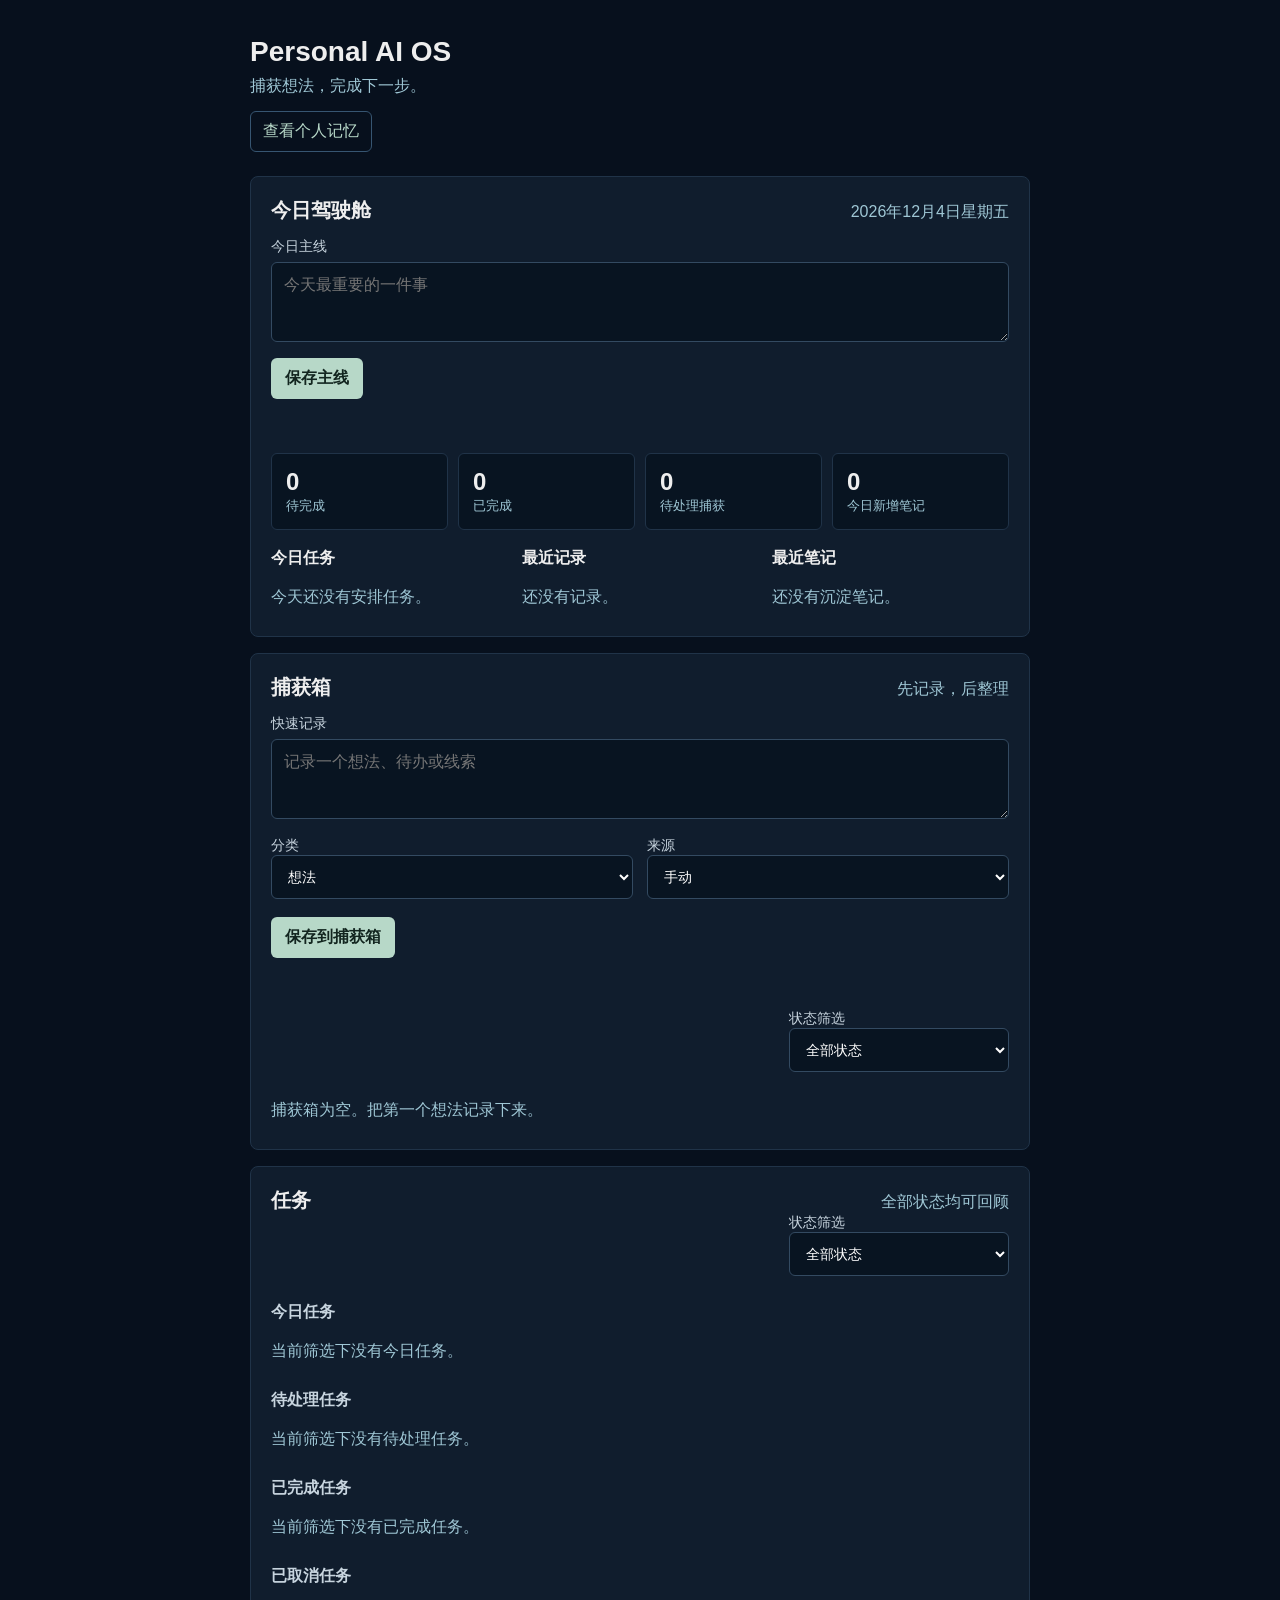
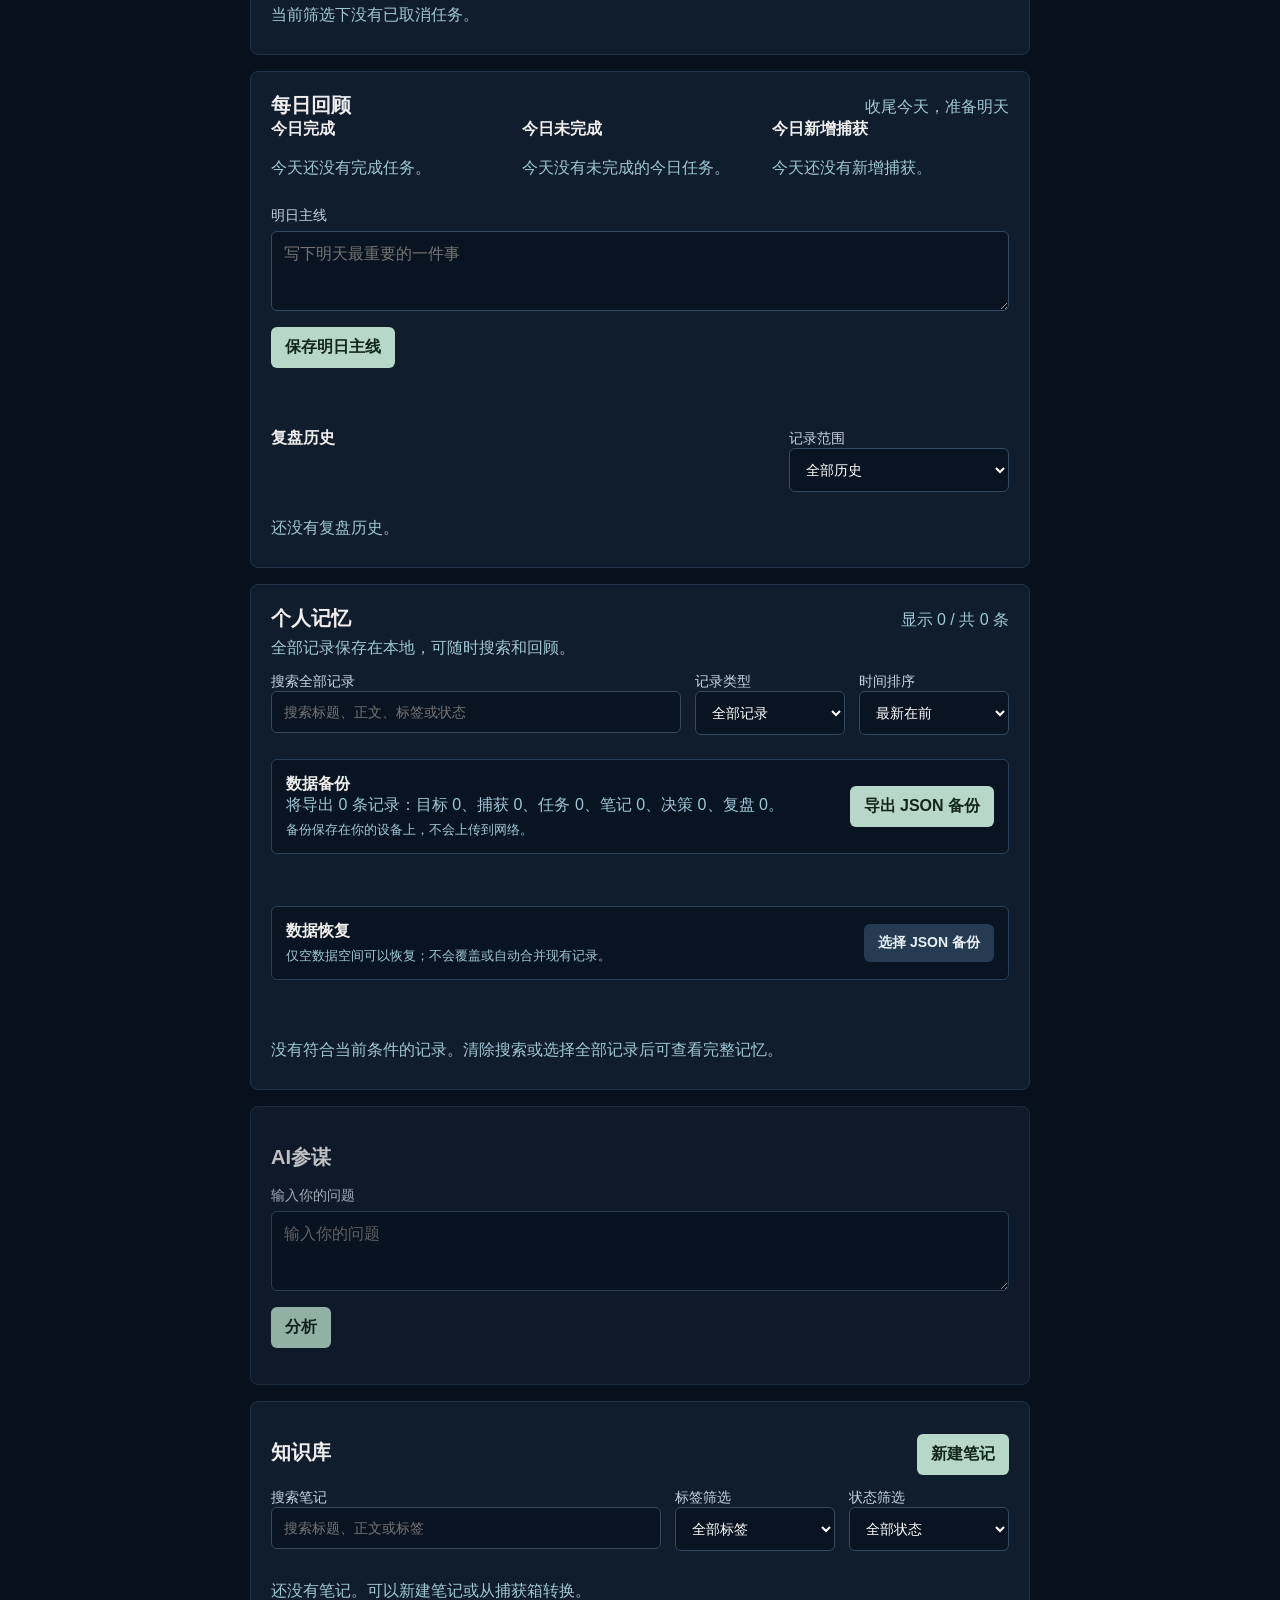
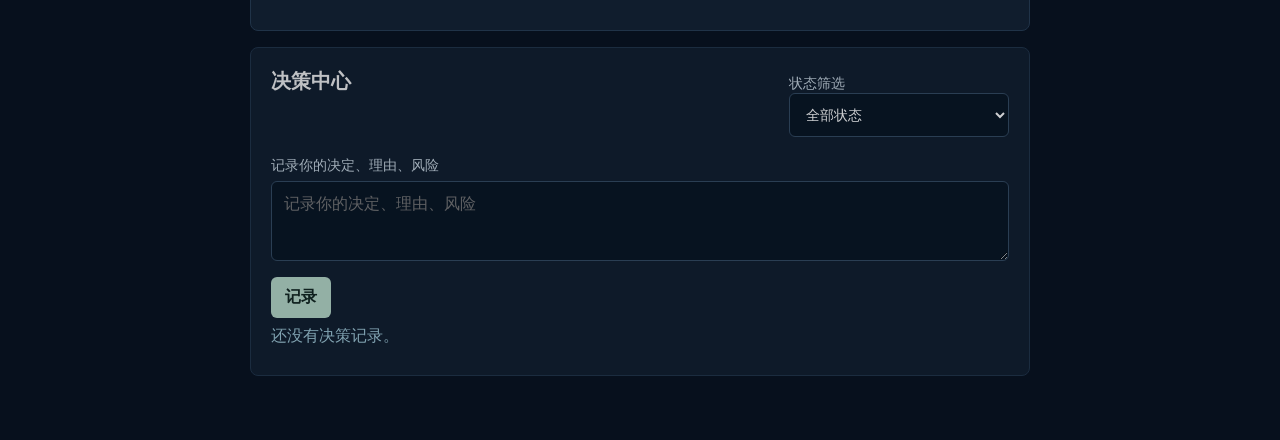
<file: index.html>
<!doctype html>
<html lang="zh-CN">
<head>
<meta charset="utf-8">
<meta name="viewport" content="width=device-width,initial-scale=1">
<title>Personal AI OS v2.0-alpha.3</title>
<link rel="stylesheet" href="style.css">
</head>
<body>
<main class="app">
<header class="page-header">
<h1>Personal AI OS</h1>
<p class="sub">捕获想法，完成下一步。</p>
<a class="memory-entry" href="#memory-center">查看个人记忆</a>
</header>

<section aria-labelledby="dashboard-title">
<div class="section-heading">
<h2 id="dashboard-title">今日驾驶舱</h2>
<span id="today-date" class="muted"></span>
</div>
<form id="goal-form">
<label for="goal">今日主线</label>
<textarea id="goal" placeholder="今天最重要的一件事" rows="2"></textarea>
<button type="submit">保存主线</button>
</form>
<p id="goal-status" class="status" aria-live="polite"></p>
<div class="summary-grid" aria-label="任务概览">
<div><strong id="todo-count">0</strong><span>待完成</span></div>
<div><strong id="completed-count">0</strong><span>已完成</span></div>
<div><strong id="capture-count">0</strong><span>待处理捕获</span></div>
<div><strong id="note-count">0</strong><span>今日新增笔记</span></div>
</div>
<div class="dashboard-columns">
<div>
<h3>今日任务</h3>
<div id="today-tasks" class="compact-list"></div>
</div>
<div>
<h3>最近记录</h3>
<div id="recent-records" class="compact-list"></div>
</div>
<div>
<h3>最近笔记</h3>
<div id="dashboard-notes" class="compact-list"></div>
</div>
</div>
</section>

<section aria-labelledby="capture-title">
<div class="section-heading">
<h2 id="capture-title">捕获箱</h2>
<span class="muted">先记录，后整理</span>
</div>
<form id="capture-form">
<label for="capture-content">快速记录</label>
<textarea id="capture-content" placeholder="记录一个想法、待办或线索" required></textarea>
<div class="form-row">
<label>分类<select id="capture-category"><option value="idea">想法</option><option value="task">任务</option><option value="note">笔记</option><option value="decision">决策</option><option value="uncategorized">未分类</option></select></label>
<label>来源<select id="capture-source"><option value="manual">手动</option><option value="voice">语音</option><option value="web_clip">网页剪藏</option><option value="ai">AI</option><option value="import">导入</option></select></label>
</div>
<button type="submit">保存到捕获箱</button>
</form>
<p id="capture-status" class="status" aria-live="polite"></p>
<div class="lifecycle-controls">
<label for="capture-status-filter">状态筛选<select id="capture-status-filter"><option value="">全部状态</option><option value="inbox">待整理</option><option value="converted">已转换</option><option value="archived">已归档</option></select></label>
</div>
<div id="captures" class="record-list"></div>
</section>

<section aria-labelledby="task-title">
<div class="section-heading">
<h2 id="task-title">任务</h2>
<span class="muted">全部状态均可回顾</span>
</div>
<div class="lifecycle-controls">
<label for="task-status-filter">状态筛选<select id="task-status-filter"><option value="">全部状态</option><option value="active">未结束（全部）</option><option value="todo">待开始</option><option value="in_progress">进行中</option><option value="completed">已完成</option><option value="cancelled">已取消</option></select></label>
</div>
<div class="task-group">
<h3>今日任务</h3>
<div id="today-tasks-list" class="record-list"></div>
</div>
<div class="task-group">
<h3>待处理任务</h3>
<div id="pending-tasks" class="record-list"></div>
</div>
<div class="task-group">
<h3>已完成任务</h3>
<div id="completed-tasks" class="record-list"></div>
</div>
<div class="task-group">
<h3>已取消任务</h3>
<div id="cancelled-tasks" class="record-list"></div>
</div>
</section>

<section aria-labelledby="review-title">
<div class="section-heading">
<h2 id="review-title">每日回顾</h2>
<span class="muted">收尾今天，准备明天</span>
</div>
<div class="review-columns">
<div><h3>今日完成</h3><div id="review-completed" class="compact-list"></div></div>
<div><h3>今日未完成</h3><div id="review-incomplete" class="compact-list"></div></div>
<div><h3>今日新增捕获</h3><div id="review-captures" class="compact-list"></div></div>
</div>
<form id="review-form">
<label for="tomorrow-goal">明日主线</label>
<textarea id="tomorrow-goal" rows="2" placeholder="写下明天最重要的一件事"></textarea>
<button type="submit">保存明日主线</button>
</form>
<p id="review-status" class="status" aria-live="polite"></p>
<div class="section-heading history-heading">
<h3>复盘历史</h3>
<label for="review-range-filter">记录范围<select id="review-range-filter"><option value="">全部历史</option><option value="today">仅今天</option></select></label>
</div>
<div id="review-history" class="record-list"></div>
</section>

<section id="memory-center" aria-labelledby="memory-title">
<div class="section-heading">
<div><h2 id="memory-title">个人记忆</h2><p class="muted memory-intro">全部记录保存在本地，可随时搜索和回顾。</p></div>
<span id="memory-count" class="muted" aria-live="polite"></span>
</div>
<div class="memory-controls">
<label for="memory-search">搜索全部记录<input id="memory-search" type="search" placeholder="搜索标题、正文、标签或状态"></label>
<label for="memory-type">记录类型<select id="memory-type"><option value="">全部记录</option><option value="goal">目标</option><option value="capture">捕获</option><option value="task">任务</option><option value="note">笔记</option><option value="decision">决策</option><option value="review">复盘</option></select></label>
<label for="memory-order">时间排序<select id="memory-order"><option value="newest">最新在前</option><option value="oldest">最早在前</option></select></label>
</div>
<div class="memory-backup">
<div><h3>数据备份</h3><p id="memory-backup-count" class="muted"></p><p class="muted memory-backup-note">备份保存在你的设备上，不会上传到网络。</p></div>
<button id="memory-export-button" type="button">导出 JSON 备份</button>
</div>
<p id="memory-export-status" class="status" aria-live="polite"></p>
<div class="memory-restore">
<div><h3>数据恢复</h3><p class="muted memory-backup-note">仅空数据空间可以恢复；不会覆盖或自动合并现有记录。</p></div>
<label class="memory-file-button" for="memory-restore-file">选择 JSON 备份<input id="memory-restore-file" type="file" accept=".json,application/json"></label>
</div>
<div id="memory-restore-preview" class="memory-restore-preview" hidden>
<p id="memory-restore-source"></p>
<p id="memory-restore-created"></p>
<p id="memory-restore-counts"></p>
<button id="memory-restore-button" type="button" disabled>确认恢复</button>
</div>
<p id="memory-restore-status" class="status" aria-live="polite"></p>
<div id="memory-records" class="record-list" aria-live="polite"></div>
</section>

<section class="secondary-section" aria-labelledby="advisor-title">
<h2>AI参谋</h2>
<label for="ask">输入你的问题</label>
<textarea id="ask" placeholder="输入你的问题"></textarea>
<button id="advisor-button" type="button">分析</button>
<p id="reply"></p>
</section>

<section aria-labelledby="note-title">
<div class="section-heading">
<h2 id="note-title">知识库</h2>
<button id="note-new-button" type="button">新建笔记</button>
</div>
<div class="knowledge-controls lifecycle-note-controls">
<label for="note-search">搜索笔记<input id="note-search" type="search" placeholder="搜索标题、正文或标签"></label>
<label for="note-tag-filter">标签筛选<select id="note-tag-filter"><option value="">全部标签</option></select></label>
<label for="note-status-filter">状态筛选<select id="note-status-filter"><option value="">全部状态</option><option value="active">使用中</option><option value="archived">已归档</option></select></label>
</div>
<div id="notes"></div>
</section>

<section class="secondary-section" aria-labelledby="decision-title">
<div class="section-heading"><h2 id="decision-title">决策中心</h2><label for="decision-status-filter">状态筛选<select id="decision-status-filter"><option value="">全部状态</option><option value="open">待复盘</option><option value="reviewed">已复盘</option></select></label></div>
<label for="decision">记录你的决定、理由、风险</label>
<textarea id="decision" placeholder="记录你的决定、理由、风险"></textarea>
<button id="decision-button" type="button">记录</button>
<div id="decisions"></div>
</section>
</main>
<dialog id="conversion-dialog" class="editor-dialog">
<form id="conversion-form" method="dialog">
<div class="section-heading"><h2>转换为任务</h2><button type="button" class="icon-button" data-close-dialog="conversion-dialog" aria-label="关闭">×</button></div>
<input type="hidden" id="conversion-capture-id">
<label for="conversion-title">任务标题</label>
<input id="conversion-title" type="text" required>
<label for="conversion-priority">优先级</label>
<select id="conversion-priority"><option value="high">高</option><option value="medium" selected>中</option><option value="low">低</option></select>
<label for="conversion-due-date">截止日期</label>
<input id="conversion-due-date" type="date">
<label class="checkbox-label"><input id="conversion-today" type="checkbox"> 加入今日任务</label>
<p id="conversion-status" class="status" aria-live="polite"></p>
<div class="dialog-actions"><button type="button" class="secondary-button" data-close-dialog="conversion-dialog">取消</button><button type="submit">确认转换</button></div>
</form>
</dialog>
<dialog id="note-conversion-dialog" class="editor-dialog">
<form id="note-conversion-form" method="dialog">
<div class="section-heading"><h2>转换为笔记</h2><button type="button" class="icon-button" data-close-dialog="note-conversion-dialog" aria-label="关闭">×</button></div>
<input type="hidden" id="note-conversion-capture-id">
<label for="note-conversion-title">标题</label>
<input id="note-conversion-title" type="text" required>
<label for="note-conversion-content">正文</label>
<textarea id="note-conversion-content" required></textarea>
<label for="note-conversion-tags">标签</label>
<input id="note-conversion-tags" type="text" placeholder="用逗号分隔，例如：产品, 想法">
<label for="note-conversion-goal">关联目标</label>
<select id="note-conversion-goal"></select>
<label for="note-conversion-project">关联项目</label>
<input id="note-conversion-project" type="text" placeholder="项目名称或预留 ID">
<p id="note-conversion-status" class="status" aria-live="polite"></p>
<div class="dialog-actions"><button type="button" class="secondary-button" data-close-dialog="note-conversion-dialog">取消</button><button type="submit">确认保存</button></div>
</form>
</dialog>
<dialog id="note-dialog" class="editor-dialog">
<form id="note-form" method="dialog">
<div class="section-heading"><h2>笔记</h2><button type="button" class="icon-button" data-close-dialog="note-dialog" aria-label="关闭">×</button></div>
<input type="hidden" id="note-id">
<label for="note-title-input">标题</label>
<input id="note-title-input" type="text" required>
<label for="note-content-input">正文</label>
<textarea id="note-content-input" required></textarea>
<label for="note-tags-input">标签</label>
<input id="note-tags-input" type="text" placeholder="用逗号分隔，例如：研究, 方法">
<label for="note-goal-input">关联目标</label>
<select id="note-goal-input"></select>
<label for="note-project-input">关联项目</label>
<input id="note-project-input" type="text" placeholder="项目名称或预留 ID">
<p id="note-editor-status" class="status" aria-live="polite"></p>
<div class="dialog-actions"><button type="button" class="secondary-button" data-close-dialog="note-dialog">取消</button><button type="submit">保存笔记</button></div>
</form>
</dialog>
<dialog id="task-dialog" class="editor-dialog">
<form id="task-form" method="dialog">
<div class="section-heading"><h2>编辑任务</h2><button type="button" class="icon-button" data-close-dialog="task-dialog" aria-label="关闭">×</button></div>
<input type="hidden" id="task-id">
<label for="task-title-input">任务标题</label>
<input id="task-title-input" type="text" required>
<label for="task-priority">优先级</label>
<select id="task-priority"><option value="high">高</option><option value="medium">中</option><option value="low">低</option></select>
<label for="task-due-date">截止日期</label>
<input id="task-due-date" type="date">
<label for="task-status">状态</label>
<select id="task-status"><option value="todo">待开始</option><option value="in_progress">进行中</option><option value="completed">已完成</option><option value="cancelled">已取消</option></select>
<label class="checkbox-label"><input id="task-today" type="checkbox"> 加入今日任务</label>
<p id="task-editor-status" class="status" aria-live="polite"></p>
<div class="dialog-actions"><button type="button" class="secondary-button" data-close-dialog="task-dialog">取消</button><button type="submit">保存修改</button></div>
</form>
</dialog>
<script src="storage.js"></script>
<script src="memory.js"></script>
<script src="app.js"></script>
</body>
</html>
</file>
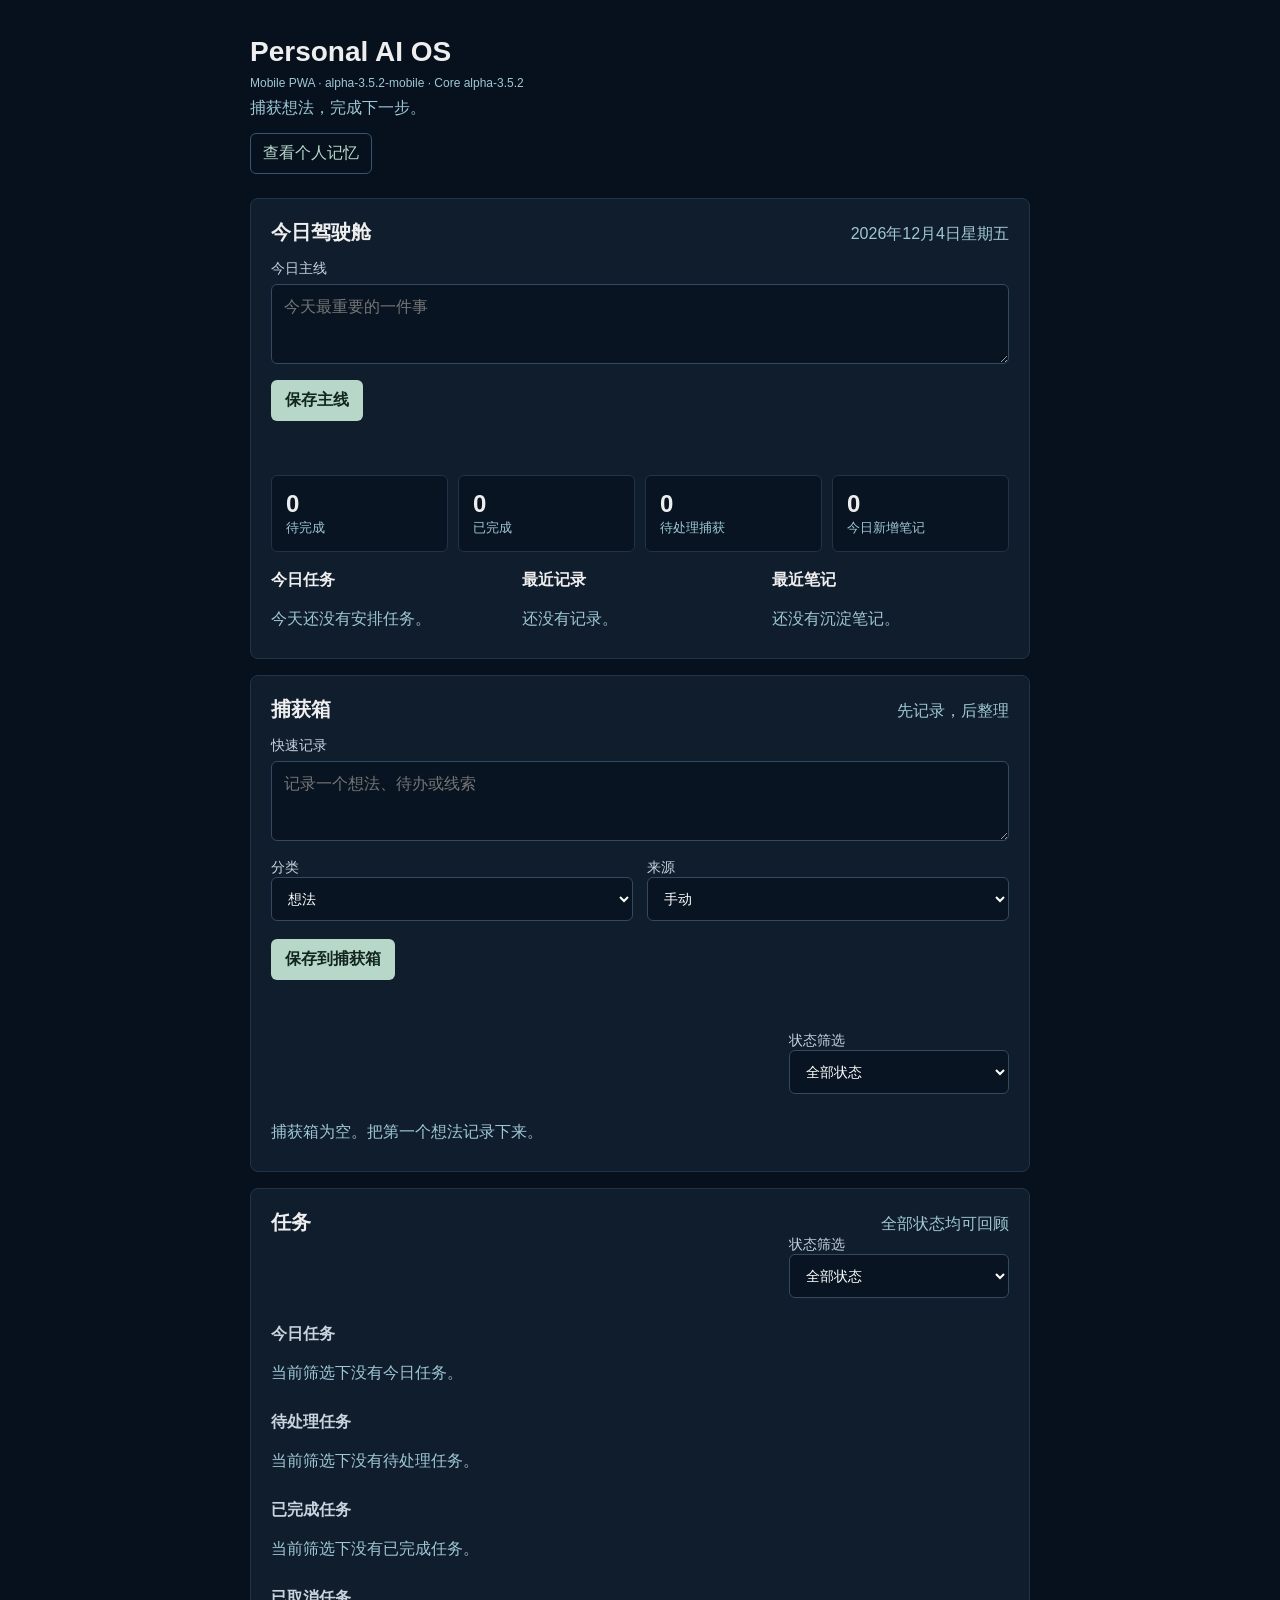
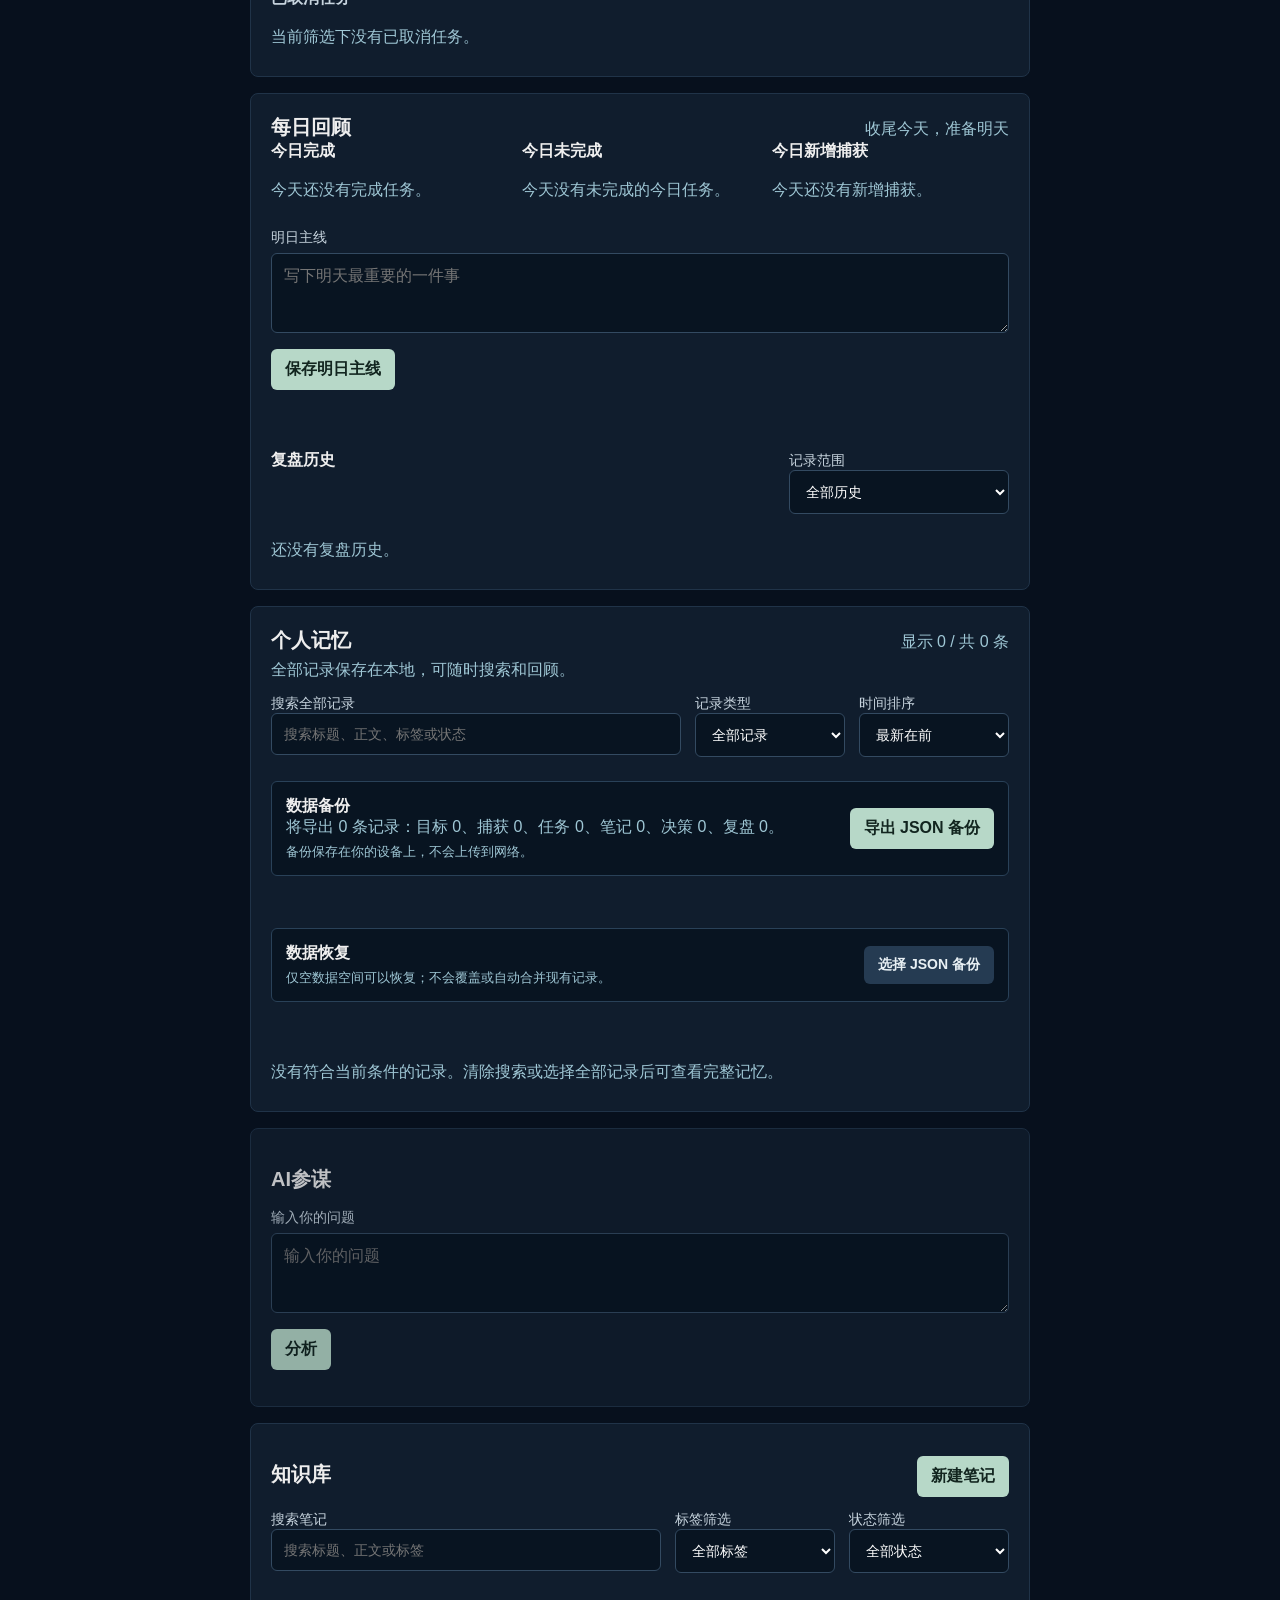
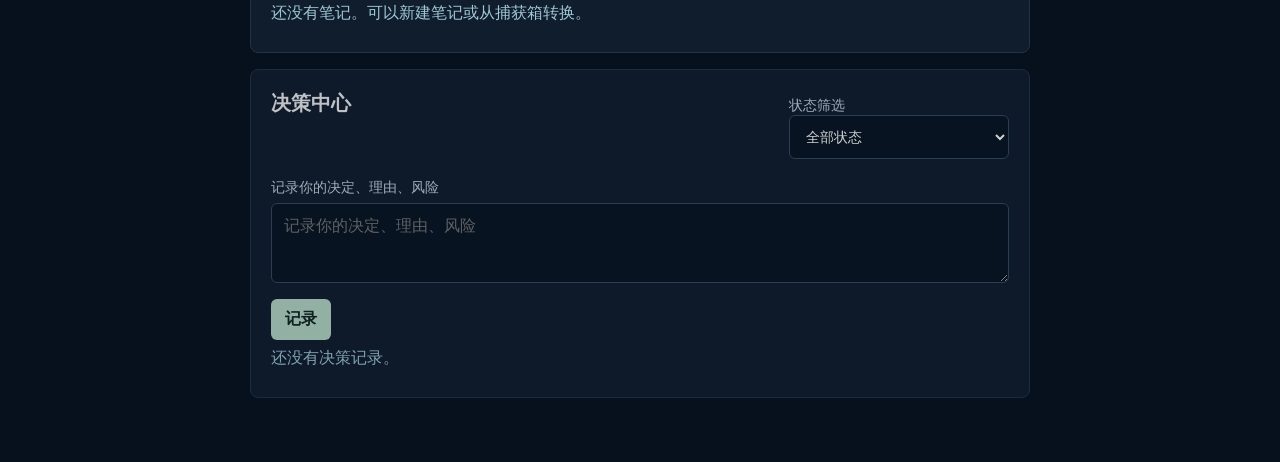
<file: mobile/app/index.html>
<!doctype html>
<html lang="zh-CN">
<head>
<meta charset="utf-8">
<meta name="viewport" content="width=device-width,initial-scale=1">
<title>Personal AI OS Mobile v2.0-alpha.3.5.2</title>
<meta name="application-name" content="Personal AI OS">
<meta name="theme-color" content="#07101d">
<meta name="apple-mobile-web-app-capable" content="yes">
<meta name="apple-mobile-web-app-status-bar-style" content="black-translucent">
<meta name="personal-ai-os-app-version" content="alpha-3.5.2-mobile">
<meta name="personal-ai-os-core-version" content="alpha-3.5.2">
<link rel="manifest" href="../manifest.webmanifest">
<link rel="apple-touch-icon" href="../icons/apple-touch-icon.png">
<link rel="stylesheet" href="style.css">
<link rel="stylesheet" href="../mobile.css">
</head>
<body>
<main class="app">
<header class="page-header">
<h1>Personal AI OS</h1>
<p class="mobile-build-info">Mobile PWA · alpha-3.5.2-mobile · Core alpha-3.5.2</p>
<p class="sub">捕获想法，完成下一步。</p>
<a class="memory-entry" href="#memory-center">查看个人记忆</a>
</header>

<section aria-labelledby="dashboard-title">
<div class="section-heading">
<h2 id="dashboard-title">今日驾驶舱</h2>
<span id="today-date" class="muted"></span>
</div>
<form id="goal-form">
<label for="goal">今日主线</label>
<textarea id="goal" placeholder="今天最重要的一件事" rows="2"></textarea>
<button type="submit">保存主线</button>
</form>
<p id="goal-status" class="status" aria-live="polite"></p>
<div class="summary-grid" aria-label="任务概览">
<div><strong id="todo-count">0</strong><span>待完成</span></div>
<div><strong id="completed-count">0</strong><span>已完成</span></div>
<div><strong id="capture-count">0</strong><span>待处理捕获</span></div>
<div><strong id="note-count">0</strong><span>今日新增笔记</span></div>
</div>
<div class="dashboard-columns">
<div>
<h3>今日任务</h3>
<div id="today-tasks" class="compact-list"></div>
</div>
<div>
<h3>最近记录</h3>
<div id="recent-records" class="compact-list"></div>
</div>
<div>
<h3>最近笔记</h3>
<div id="dashboard-notes" class="compact-list"></div>
</div>
</div>
</section>

<section aria-labelledby="capture-title">
<div class="section-heading">
<h2 id="capture-title">捕获箱</h2>
<span class="muted">先记录，后整理</span>
</div>
<form id="capture-form">
<label for="capture-content">快速记录</label>
<textarea id="capture-content" placeholder="记录一个想法、待办或线索" required></textarea>
<div class="form-row">
<label>分类<select id="capture-category"><option value="idea">想法</option><option value="task">任务</option><option value="note">笔记</option><option value="decision">决策</option><option value="uncategorized">未分类</option></select></label>
<label>来源<select id="capture-source"><option value="manual">手动</option><option value="voice">语音</option><option value="web_clip">网页剪藏</option><option value="ai">AI</option><option value="import">导入</option></select></label>
</div>
<button type="submit">保存到捕获箱</button>
</form>
<p id="capture-status" class="status" aria-live="polite"></p>
<div class="lifecycle-controls">
<label for="capture-status-filter">状态筛选<select id="capture-status-filter"><option value="">全部状态</option><option value="inbox">待整理</option><option value="converted">已转换</option><option value="archived">已归档</option></select></label>
</div>
<div id="captures" class="record-list"></div>
</section>

<section aria-labelledby="task-title">
<div class="section-heading">
<h2 id="task-title">任务</h2>
<span class="muted">全部状态均可回顾</span>
</div>
<div class="lifecycle-controls">
<label for="task-status-filter">状态筛选<select id="task-status-filter"><option value="">全部状态</option><option value="active">未结束（全部）</option><option value="todo">待开始</option><option value="in_progress">进行中</option><option value="completed">已完成</option><option value="cancelled">已取消</option></select></label>
</div>
<div class="task-group">
<h3>今日任务</h3>
<div id="today-tasks-list" class="record-list"></div>
</div>
<div class="task-group">
<h3>待处理任务</h3>
<div id="pending-tasks" class="record-list"></div>
</div>
<div class="task-group">
<h3>已完成任务</h3>
<div id="completed-tasks" class="record-list"></div>
</div>
<div class="task-group">
<h3>已取消任务</h3>
<div id="cancelled-tasks" class="record-list"></div>
</div>
</section>

<section aria-labelledby="review-title">
<div class="section-heading">
<h2 id="review-title">每日回顾</h2>
<span class="muted">收尾今天，准备明天</span>
</div>
<div class="review-columns">
<div><h3>今日完成</h3><div id="review-completed" class="compact-list"></div></div>
<div><h3>今日未完成</h3><div id="review-incomplete" class="compact-list"></div></div>
<div><h3>今日新增捕获</h3><div id="review-captures" class="compact-list"></div></div>
</div>
<form id="review-form">
<label for="tomorrow-goal">明日主线</label>
<textarea id="tomorrow-goal" rows="2" placeholder="写下明天最重要的一件事"></textarea>
<button type="submit">保存明日主线</button>
</form>
<p id="review-status" class="status" aria-live="polite"></p>
<div class="section-heading history-heading">
<h3>复盘历史</h3>
<label for="review-range-filter">记录范围<select id="review-range-filter"><option value="">全部历史</option><option value="today">仅今天</option></select></label>
</div>
<div id="review-history" class="record-list"></div>
</section>

<section id="memory-center" aria-labelledby="memory-title">
<div class="section-heading">
<div><h2 id="memory-title">个人记忆</h2><p class="muted memory-intro">全部记录保存在本地，可随时搜索和回顾。</p></div>
<span id="memory-count" class="muted" aria-live="polite"></span>
</div>
<div class="memory-controls">
<label for="memory-search">搜索全部记录<input id="memory-search" type="search" placeholder="搜索标题、正文、标签或状态"></label>
<label for="memory-type">记录类型<select id="memory-type"><option value="">全部记录</option><option value="goal">目标</option><option value="capture">捕获</option><option value="task">任务</option><option value="note">笔记</option><option value="decision">决策</option><option value="review">复盘</option></select></label>
<label for="memory-order">时间排序<select id="memory-order"><option value="newest">最新在前</option><option value="oldest">最早在前</option></select></label>
</div>
<div class="memory-backup">
<div><h3>数据备份</h3><p id="memory-backup-count" class="muted"></p><p class="muted memory-backup-note">备份保存在你的设备上，不会上传到网络。</p></div>
<button id="memory-export-button" type="button">导出 JSON 备份</button>
</div>
<p id="memory-export-status" class="status" aria-live="polite"></p>
<div class="memory-restore">
<div><h3>数据恢复</h3><p class="muted memory-backup-note">仅空数据空间可以恢复；不会覆盖或自动合并现有记录。</p></div>
<label class="memory-file-button" for="memory-restore-file">选择 JSON 备份<input id="memory-restore-file" type="file" accept=".json,application/json"></label>
</div>
<div id="memory-restore-preview" class="memory-restore-preview" hidden>
<p id="memory-restore-source"></p>
<p id="memory-restore-created"></p>
<p id="memory-restore-counts"></p>
<button id="memory-restore-button" type="button" disabled>确认恢复</button>
</div>
<p id="memory-restore-status" class="status" aria-live="polite"></p>
<div id="memory-records" class="record-list" aria-live="polite"></div>
</section>

<section class="secondary-section" aria-labelledby="advisor-title">
<h2>AI参谋</h2>
<label for="ask">输入你的问题</label>
<textarea id="ask" placeholder="输入你的问题"></textarea>
<button id="advisor-button" type="button">分析</button>
<p id="reply"></p>
</section>

<section aria-labelledby="note-title">
<div class="section-heading">
<h2 id="note-title">知识库</h2>
<button id="note-new-button" type="button">新建笔记</button>
</div>
<div class="knowledge-controls lifecycle-note-controls">
<label for="note-search">搜索笔记<input id="note-search" type="search" placeholder="搜索标题、正文或标签"></label>
<label for="note-tag-filter">标签筛选<select id="note-tag-filter"><option value="">全部标签</option></select></label>
<label for="note-status-filter">状态筛选<select id="note-status-filter"><option value="">全部状态</option><option value="active">使用中</option><option value="archived">已归档</option></select></label>
</div>
<div id="notes"></div>
</section>

<section class="secondary-section" aria-labelledby="decision-title">
<div class="section-heading"><h2 id="decision-title">决策中心</h2><label for="decision-status-filter">状态筛选<select id="decision-status-filter"><option value="">全部状态</option><option value="open">待复盘</option><option value="reviewed">已复盘</option></select></label></div>
<label for="decision">记录你的决定、理由、风险</label>
<textarea id="decision" placeholder="记录你的决定、理由、风险"></textarea>
<button id="decision-button" type="button">记录</button>
<div id="decisions"></div>
</section>
</main>
<dialog id="conversion-dialog" class="editor-dialog">
<form id="conversion-form" method="dialog">
<div class="section-heading"><h2>转换为任务</h2><button type="button" class="icon-button" data-close-dialog="conversion-dialog" aria-label="关闭">×</button></div>
<input type="hidden" id="conversion-capture-id">
<label for="conversion-title">任务标题</label>
<input id="conversion-title" type="text" required>
<label for="conversion-priority">优先级</label>
<select id="conversion-priority"><option value="high">高</option><option value="medium" selected>中</option><option value="low">低</option></select>
<label for="conversion-due-date">截止日期</label>
<input id="conversion-due-date" type="date">
<label class="checkbox-label"><input id="conversion-today" type="checkbox"> 加入今日任务</label>
<p id="conversion-status" class="status" aria-live="polite"></p>
<div class="dialog-actions"><button type="button" class="secondary-button" data-close-dialog="conversion-dialog">取消</button><button type="submit">确认转换</button></div>
</form>
</dialog>
<dialog id="note-conversion-dialog" class="editor-dialog">
<form id="note-conversion-form" method="dialog">
<div class="section-heading"><h2>转换为笔记</h2><button type="button" class="icon-button" data-close-dialog="note-conversion-dialog" aria-label="关闭">×</button></div>
<input type="hidden" id="note-conversion-capture-id">
<label for="note-conversion-title">标题</label>
<input id="note-conversion-title" type="text" required>
<label for="note-conversion-content">正文</label>
<textarea id="note-conversion-content" required></textarea>
<label for="note-conversion-tags">标签</label>
<input id="note-conversion-tags" type="text" placeholder="用逗号分隔，例如：产品, 想法">
<label for="note-conversion-goal">关联目标</label>
<select id="note-conversion-goal"></select>
<label for="note-conversion-project">关联项目</label>
<input id="note-conversion-project" type="text" placeholder="项目名称或预留 ID">
<p id="note-conversion-status" class="status" aria-live="polite"></p>
<div class="dialog-actions"><button type="button" class="secondary-button" data-close-dialog="note-conversion-dialog">取消</button><button type="submit">确认保存</button></div>
</form>
</dialog>
<dialog id="note-dialog" class="editor-dialog">
<form id="note-form" method="dialog">
<div class="section-heading"><h2>笔记</h2><button type="button" class="icon-button" data-close-dialog="note-dialog" aria-label="关闭">×</button></div>
<input type="hidden" id="note-id">
<label for="note-title-input">标题</label>
<input id="note-title-input" type="text" required>
<label for="note-content-input">正文</label>
<textarea id="note-content-input" required></textarea>
<label for="note-tags-input">标签</label>
<input id="note-tags-input" type="text" placeholder="用逗号分隔，例如：研究, 方法">
<label for="note-goal-input">关联目标</label>
<select id="note-goal-input"></select>
<label for="note-project-input">关联项目</label>
<input id="note-project-input" type="text" placeholder="项目名称或预留 ID">
<p id="note-editor-status" class="status" aria-live="polite"></p>
<div class="dialog-actions"><button type="button" class="secondary-button" data-close-dialog="note-dialog">取消</button><button type="submit">保存笔记</button></div>
</form>
</dialog>
<dialog id="task-dialog" class="editor-dialog">
<form id="task-form" method="dialog">
<div class="section-heading"><h2>编辑任务</h2><button type="button" class="icon-button" data-close-dialog="task-dialog" aria-label="关闭">×</button></div>
<input type="hidden" id="task-id">
<label for="task-title-input">任务标题</label>
<input id="task-title-input" type="text" required>
<label for="task-priority">优先级</label>
<select id="task-priority"><option value="high">高</option><option value="medium">中</option><option value="low">低</option></select>
<label for="task-due-date">截止日期</label>
<input id="task-due-date" type="date">
<label for="task-status">状态</label>
<select id="task-status"><option value="todo">待开始</option><option value="in_progress">进行中</option><option value="completed">已完成</option><option value="cancelled">已取消</option></select>
<label class="checkbox-label"><input id="task-today" type="checkbox"> 加入今日任务</label>
<p id="task-editor-status" class="status" aria-live="polite"></p>
<div class="dialog-actions"><button type="button" class="secondary-button" data-close-dialog="task-dialog">取消</button><button type="submit">保存修改</button></div>
</form>
</dialog>
<script src="storage.js"></script>
<script src="memory.js"></script>
<script src="app.js"></script>
<script src="pwa-register.js"></script>
</body>
</html>
</file>
<file: style.css>
*{box-sizing:border-box}
body{margin:0;background:#07101d;color:#eee;font-family:-apple-system,BlinkMacSystemFont,"PingFang SC",sans-serif}
.app{max-width:820px;margin:auto;padding:24px 20px 48px}.page-header{margin:12px 0 24px}h1{font-size:28px;margin:0}.sub,.muted,.meta{color:#9fc7d5}.sub{margin:8px 0 0}.memory-entry{display:inline-block;margin-top:14px;padding:9px 12px;border:1px solid #365571;border-radius:6px;color:#b7d8c8;text-decoration:none}.memory-entry:hover{background:#162b3f}
section{background:#101d2d;border:1px solid #203348;border-radius:8px;padding:20px;margin:16px 0}.secondary-section{opacity:.8}.section-heading{display:flex;justify-content:space-between;gap:16px;align-items:baseline}.section-heading h2{margin:0}h2{font-size:20px}h3{font-size:16px;margin:0 0 10px}label{display:block;color:#c7d4de;font-size:14px;margin:14px 0 6px}
textarea,input,select{width:100%;font:inherit;background:#081421;color:#fff;border:1px solid #334a61;border-radius:6px;padding:12px}textarea{min-height:80px;resize:vertical}input,select{min-height:42px}button{margin-top:12px;padding:10px 14px;border-radius:6px;border:0;background:#b7d8c8;color:#12251f;font:inherit;font-weight:600;cursor:pointer}button:hover{background:#d0ebdc}.secondary-button{margin:0;background:#253b52;color:#e8f0f4}.secondary-button:hover{background:#365571}
.form-row,.dashboard-columns,.review-columns{display:grid;grid-template-columns:repeat(2,minmax(0,1fr));gap:14px}.dashboard-columns,.review-columns{grid-template-columns:repeat(3,minmax(0,1fr))}.review-columns{margin-bottom:20px}.summary-grid{display:grid;grid-template-columns:repeat(4,minmax(0,1fr));gap:10px;margin:18px 0}.summary-grid div{padding:14px;background:#081421;border:1px solid #203348;border-radius:6px}.summary-grid strong{display:block;font-size:24px}.summary-grid span{color:#9fc7d5;font-size:13px}.knowledge-controls{display:grid;grid-template-columns:minmax(0,1fr) 180px;gap:14px;margin-bottom:16px}.lifecycle-note-controls{grid-template-columns:minmax(0,1fr) 160px 160px}.lifecycle-controls{display:flex;justify-content:flex-end;margin-bottom:14px}.lifecycle-controls label,.section-heading>label,.history-heading label{width:min(220px,100%);margin-top:0}.history-heading{margin:24px 0 12px}.memory-intro{margin:6px 0 0}.memory-controls{display:grid;grid-template-columns:minmax(0,1fr) 150px 150px;gap:14px;margin-bottom:18px}.memory-backup{display:flex;align-items:center;justify-content:space-between;gap:18px;margin-bottom:4px;padding:14px;border:1px solid #294158;border-radius:6px;background:#081421}.memory-backup h3,.memory-backup p{margin:0}.memory-backup-note{margin-top:5px!important;font-size:13px}.memory-backup button{margin:0;flex-shrink:0}.record-list,.compact-list{display:grid;gap:10px}.task-group{margin-top:20px}.task-group h3{color:#c7d4de}.record-item{display:flex;justify-content:space-between;align-items:flex-start;gap:14px;padding:14px;border:1px solid #294158;border-radius:6px;background:#0b1827}.record-item p{margin:0;white-space:pre-wrap}.record-actions{display:flex;gap:8px;flex-shrink:0}.meta{font-size:13px;margin-top:7px!important}.task-item.completed,.task-item.cancelled,.note-item.archived{opacity:.72}.task-item.completed h3,.task-item.completed>div>p:first-child{text-decoration:line-through}.note-preview{display:-webkit-box;-webkit-box-orient:vertical;-webkit-line-clamp:3;overflow:hidden;color:#d5e0e8}.tag-list{display:flex;gap:6px;flex-wrap:wrap;margin-top:10px}.tag{padding:3px 7px;border:1px solid #365571;border-radius:4px;color:#9fc7d5;font-size:12px}.badge{padding:4px 8px;background:#254735;color:#b7e2c1;border-radius:4px;font-size:12px}.memory-record{display:block}.memory-record h3{margin-top:9px}.memory-record-heading{display:flex;align-items:center;gap:8px;flex-wrap:wrap}.memory-type{padding:4px 8px;border:1px solid #365571;border-radius:4px;color:#9fc7d5;font-size:12px}.memory-status{background:#253b52;color:#d8e7ef}.memory-summary{color:#d5e0e8}.status{min-height:20px;color:#b7e2c1}.status.error{color:#ffb7b7}.empty-state{color:#9fc7d5;margin:0;padding:8px 0}.compact-record{margin:0;padding:10px 0;border-bottom:1px solid #294158;font-size:14px}.item{padding:10px;border-bottom:1px solid #334;white-space:pre-wrap}.checkbox-label{display:flex;align-items:center;gap:8px}.checkbox-label input{width:auto;min-height:auto}.editor-dialog{width:min(560px,calc(100% - 24px));max-height:calc(100% - 24px);padding:0;border:1px solid #294158;border-radius:8px;background:#101d2d;color:#eee}.editor-dialog::backdrop{background:rgba(0,0,0,.65)}.editor-dialog form{padding:20px;overflow:auto;max-height:calc(100vh - 24px)}.editor-dialog .section-heading{margin-bottom:8px}.icon-button{margin:0;padding:2px 8px;background:transparent;color:#c7d4de;font-size:24px}.dialog-actions{display:flex;justify-content:flex-end;gap:8px}.dialog-actions button{margin-top:10px}
@media (max-width:700px){.app{padding:16px 12px 36px}section{padding:16px}.form-row,.dashboard-columns,.review-columns,.summary-grid,.knowledge-controls,.memory-controls{grid-template-columns:1fr}.summary-grid{gap:8px}.summary-grid div{padding:12px}.section-heading{align-items:flex-start;flex-direction:column;gap:4px}.lifecycle-controls{justify-content:stretch}.lifecycle-controls label,.section-heading>label,.history-heading label{width:100%}.record-item,.memory-backup{align-items:stretch;flex-direction:column}.record-actions{width:100%;flex-wrap:wrap}.record-actions button{flex:1}.memory-backup button,.secondary-button{width:100%}}
.memory-restore{display:flex;align-items:center;justify-content:space-between;gap:18px;margin:12px 0 4px;padding:14px;border:1px solid #294158;border-radius:6px;background:#081421}.memory-restore h3,.memory-restore p{margin:0}.memory-restore label{margin:0;flex-shrink:0}.memory-file-button{display:inline-block;padding:10px 14px;border-radius:6px;background:#253b52;color:#e8f0f4;font-weight:600;cursor:pointer}.memory-file-button input{position:absolute;width:1px;height:1px;min-height:0;padding:0;overflow:hidden;clip:rect(0,0,0,0);white-space:nowrap;border:0}.memory-restore-preview{margin:8px 0 4px;padding:14px;border:1px solid #365571;border-radius:6px;background:#0b1827}.memory-restore-preview p{margin:0 0 6px}.memory-restore-preview button{margin-top:8px}button:disabled{opacity:.55;cursor:not-allowed}@media (max-width:700px){.memory-restore{align-items:stretch;flex-direction:column}.memory-restore label{width:100%;text-align:center}}
</file>
<file: mobile/app/style.css>
*{box-sizing:border-box}
body{margin:0;background:#07101d;color:#eee;font-family:-apple-system,BlinkMacSystemFont,"PingFang SC",sans-serif}
.app{max-width:820px;margin:auto;padding:24px 20px 48px}.page-header{margin:12px 0 24px}h1{font-size:28px;margin:0}.sub,.muted,.meta{color:#9fc7d5}.sub{margin:8px 0 0}.memory-entry{display:inline-block;margin-top:14px;padding:9px 12px;border:1px solid #365571;border-radius:6px;color:#b7d8c8;text-decoration:none}.memory-entry:hover{background:#162b3f}
section{background:#101d2d;border:1px solid #203348;border-radius:8px;padding:20px;margin:16px 0}.secondary-section{opacity:.8}.section-heading{display:flex;justify-content:space-between;gap:16px;align-items:baseline}.section-heading h2{margin:0}h2{font-size:20px}h3{font-size:16px;margin:0 0 10px}label{display:block;color:#c7d4de;font-size:14px;margin:14px 0 6px}
textarea,input,select{width:100%;font:inherit;background:#081421;color:#fff;border:1px solid #334a61;border-radius:6px;padding:12px}textarea{min-height:80px;resize:vertical}input,select{min-height:42px}button{margin-top:12px;padding:10px 14px;border-radius:6px;border:0;background:#b7d8c8;color:#12251f;font:inherit;font-weight:600;cursor:pointer}button:hover{background:#d0ebdc}.secondary-button{margin:0;background:#253b52;color:#e8f0f4}.secondary-button:hover{background:#365571}
.form-row,.dashboard-columns,.review-columns{display:grid;grid-template-columns:repeat(2,minmax(0,1fr));gap:14px}.dashboard-columns,.review-columns{grid-template-columns:repeat(3,minmax(0,1fr))}.review-columns{margin-bottom:20px}.summary-grid{display:grid;grid-template-columns:repeat(4,minmax(0,1fr));gap:10px;margin:18px 0}.summary-grid div{padding:14px;background:#081421;border:1px solid #203348;border-radius:6px}.summary-grid strong{display:block;font-size:24px}.summary-grid span{color:#9fc7d5;font-size:13px}.knowledge-controls{display:grid;grid-template-columns:minmax(0,1fr) 180px;gap:14px;margin-bottom:16px}.lifecycle-note-controls{grid-template-columns:minmax(0,1fr) 160px 160px}.lifecycle-controls{display:flex;justify-content:flex-end;margin-bottom:14px}.lifecycle-controls label,.section-heading>label,.history-heading label{width:min(220px,100%);margin-top:0}.history-heading{margin:24px 0 12px}.memory-intro{margin:6px 0 0}.memory-controls{display:grid;grid-template-columns:minmax(0,1fr) 150px 150px;gap:14px;margin-bottom:18px}.memory-backup{display:flex;align-items:center;justify-content:space-between;gap:18px;margin-bottom:4px;padding:14px;border:1px solid #294158;border-radius:6px;background:#081421}.memory-backup h3,.memory-backup p{margin:0}.memory-backup-note{margin-top:5px!important;font-size:13px}.memory-backup button{margin:0;flex-shrink:0}.record-list,.compact-list{display:grid;gap:10px}.task-group{margin-top:20px}.task-group h3{color:#c7d4de}.record-item{display:flex;justify-content:space-between;align-items:flex-start;gap:14px;padding:14px;border:1px solid #294158;border-radius:6px;background:#0b1827}.record-item p{margin:0;white-space:pre-wrap}.record-actions{display:flex;gap:8px;flex-shrink:0}.meta{font-size:13px;margin-top:7px!important}.task-item.completed,.task-item.cancelled,.note-item.archived{opacity:.72}.task-item.completed h3,.task-item.completed>div>p:first-child{text-decoration:line-through}.note-preview{display:-webkit-box;-webkit-box-orient:vertical;-webkit-line-clamp:3;overflow:hidden;color:#d5e0e8}.tag-list{display:flex;gap:6px;flex-wrap:wrap;margin-top:10px}.tag{padding:3px 7px;border:1px solid #365571;border-radius:4px;color:#9fc7d5;font-size:12px}.badge{padding:4px 8px;background:#254735;color:#b7e2c1;border-radius:4px;font-size:12px}.memory-record{display:block}.memory-record h3{margin-top:9px}.memory-record-heading{display:flex;align-items:center;gap:8px;flex-wrap:wrap}.memory-type{padding:4px 8px;border:1px solid #365571;border-radius:4px;color:#9fc7d5;font-size:12px}.memory-status{background:#253b52;color:#d8e7ef}.memory-summary{color:#d5e0e8}.status{min-height:20px;color:#b7e2c1}.status.error{color:#ffb7b7}.empty-state{color:#9fc7d5;margin:0;padding:8px 0}.compact-record{margin:0;padding:10px 0;border-bottom:1px solid #294158;font-size:14px}.item{padding:10px;border-bottom:1px solid #334;white-space:pre-wrap}.checkbox-label{display:flex;align-items:center;gap:8px}.checkbox-label input{width:auto;min-height:auto}.editor-dialog{width:min(560px,calc(100% - 24px));max-height:calc(100% - 24px);padding:0;border:1px solid #294158;border-radius:8px;background:#101d2d;color:#eee}.editor-dialog::backdrop{background:rgba(0,0,0,.65)}.editor-dialog form{padding:20px;overflow:auto;max-height:calc(100vh - 24px)}.editor-dialog .section-heading{margin-bottom:8px}.icon-button{margin:0;padding:2px 8px;background:transparent;color:#c7d4de;font-size:24px}.dialog-actions{display:flex;justify-content:flex-end;gap:8px}.dialog-actions button{margin-top:10px}
@media (max-width:700px){.app{padding:16px 12px 36px}section{padding:16px}.form-row,.dashboard-columns,.review-columns,.summary-grid,.knowledge-controls,.memory-controls{grid-template-columns:1fr}.summary-grid{gap:8px}.summary-grid div{padding:12px}.section-heading{align-items:flex-start;flex-direction:column;gap:4px}.lifecycle-controls{justify-content:stretch}.lifecycle-controls label,.section-heading>label,.history-heading label{width:100%}.record-item,.memory-backup{align-items:stretch;flex-direction:column}.record-actions{width:100%;flex-wrap:wrap}.record-actions button{flex:1}.memory-backup button,.secondary-button{width:100%}}
.memory-restore{display:flex;align-items:center;justify-content:space-between;gap:18px;margin:12px 0 4px;padding:14px;border:1px solid #294158;border-radius:6px;background:#081421}.memory-restore h3,.memory-restore p{margin:0}.memory-restore label{margin:0;flex-shrink:0}.memory-file-button{display:inline-block;padding:10px 14px;border-radius:6px;background:#253b52;color:#e8f0f4;font-weight:600;cursor:pointer}.memory-file-button input{position:absolute;width:1px;height:1px;min-height:0;padding:0;overflow:hidden;clip:rect(0,0,0,0);white-space:nowrap;border:0}.memory-restore-preview{margin:8px 0 4px;padding:14px;border:1px solid #365571;border-radius:6px;background:#0b1827}.memory-restore-preview p{margin:0 0 6px}.memory-restore-preview button{margin-top:8px}button:disabled{opacity:.55;cursor:not-allowed}@media (max-width:700px){.memory-restore{align-items:stretch;flex-direction:column}.memory-restore label{width:100%;text-align:center}}
</file>
<file: mobile/mobile.css>
.mobile-build-info{margin:8px 0 0;color:#9fc7d5;font-size:12px}
</file>
